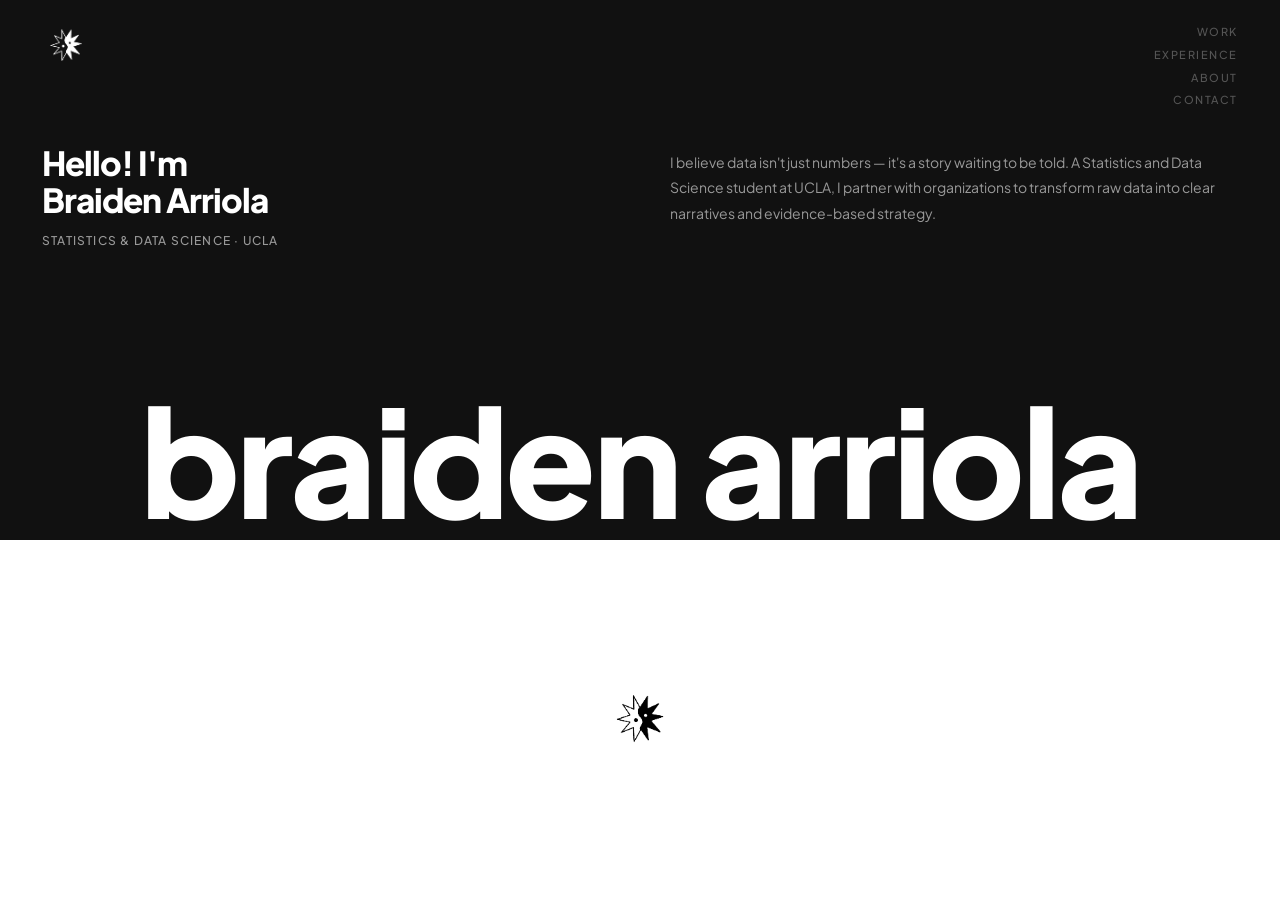
<file: index.html>
<!DOCTYPE html>
<html lang="en">
<head>
  <meta charset="UTF-8">
  <meta name="viewport" content="width=device-width, initial-scale=1.0">
  <title>Braiden K. Arriola</title>
  <link rel="stylesheet" href="css/style.css">
</head>
<body class="home-page">

  <!-- TOP: dark section — nav, greeting, giant name -->
  <div class="home-top">

    <nav class="site-nav-bar">
      <div class="nav-logo"><img src="brand_assets/symbol.png" alt="symbol"></div>
      <div class="nav-links">
        <a href="projects.html">Work</a>
        <a href="experience.html">Experience</a>
        <a href="about.html">About</a>
        <a href="contact.html">Contact</a>
      </div>
    </nav>

    <div class="home-content">
      <!-- Left: Sebastian Brooks–style greeting -->
      <div>
        <div class="home-greeting">Hello! I'm<br>Braiden Arriola</div>
        <div class="home-role">Statistics &amp; Data Science · UCLA</div>
      </div>
      <!-- Right: tagline -->
      <p class="home-desc">I believe data isn't just numbers — it's a story waiting to be told. A Statistics and Data Science student at UCLA, I partner with organizations to transform raw data into clear narratives and evidence-based strategy.</p>
    </div>

    <!-- Giant name centered at bottom of dark section -->
    <div class="home-name">braiden arriola</div>

  </div>

  <!-- BOTTOM: small white strip with lotus -->
  <div class="home-bottom">
    <div class="home-center-star"><img src="brand_assets/symbol.png" alt="symbol"></div>
  </div>

  <script src="js/transitions.js"></script>
  <script src="js/wave-text.js"></script>
</body>
</html>
</file>
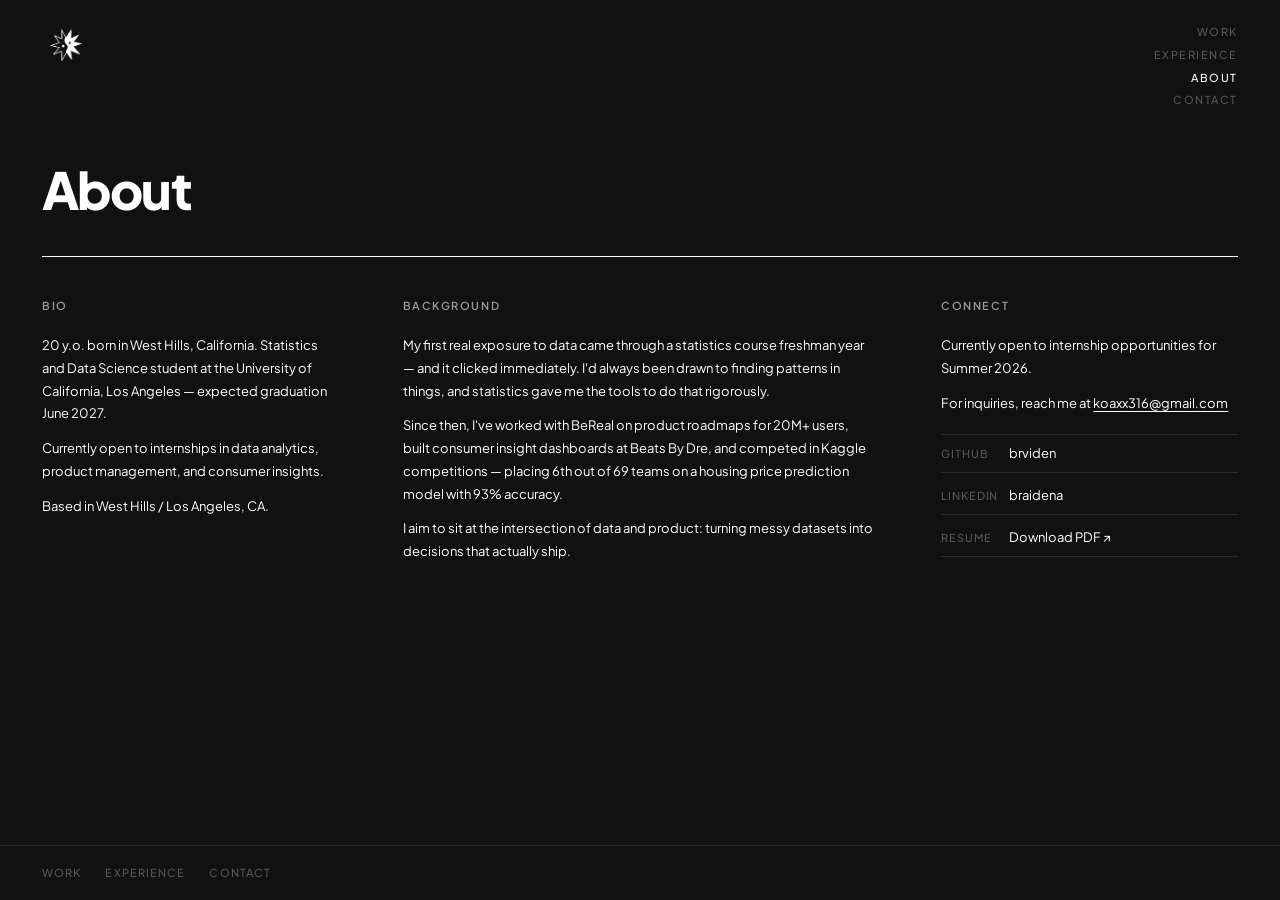
<file: about.html>
<!DOCTYPE html>
<html lang="en">
<head>
  <meta charset="UTF-8">
  <meta name="viewport" content="width=device-width, initial-scale=1.0">
  <title>About — Braiden K. Arriola</title>
  <link rel="stylesheet" href="css/style.css">
</head>
<body class="inner-page">

  <nav class="site-nav-bar">
    <div class="nav-logo"><a href="index.html"><img src="brand_assets/symbol.png" alt="symbol"></a></div>
    <div class="nav-links">
      <a href="projects.html">Work</a>
      <a href="experience.html">Experience</a>
      <a href="about.html" class="active">About</a>
      <a href="contact.html">Contact</a>
    </div>
  </nav>

  <main class="inner-main">
    <div class="page-head">
      <h1>About</h1>
    </div>

    <div class="about-grid">

      <div class="about-col">
        <div class="about-col-label">Bio</div>
        <p>20 y.o. born in West Hills, California. Statistics and Data Science student at the University of California, Los Angeles — expected graduation June 2027.</p>
        <p>Currently open to internships in data analytics, product management, and consumer insights.</p>
        <p>Based in West Hills / Los Angeles, CA.</p>
      </div>

      <div class="about-col">
        <div class="about-col-label">Background</div>
        <p>My first real exposure to data came through a statistics course freshman year — and it clicked immediately. I'd always been drawn to finding patterns in things, and statistics gave me the tools to do that rigorously.</p>
        <p>Since then, I've worked with BeReal on product roadmaps for 20M+ users, built consumer insight dashboards at Beats By Dre, and competed in Kaggle competitions — placing 6th out of 69 teams on a housing price prediction model with 93% accuracy.</p>
        <p>I aim to sit at the intersection of data and product: turning messy datasets into decisions that actually ship.</p>
      </div>

      <div class="about-col">
        <div class="about-col-label">Connect</div>
        <p>Currently open to internship opportunities for Summer 2026.</p>
        <p>For inquiries, reach me at <a href="mailto:koaxx316@gmail.com" style="text-decoration:underline; text-underline-offset:3px;">koaxx316@gmail.com</a></p>

        <div class="connect-links" style="margin-top:20px;">
          <div class="connect-item">
            <span class="connect-lbl">GitHub</span>
            <a href="https://github.com/brviden" target="_blank" class="connect-val">brviden</a>
          </div>
          <div class="connect-item">
            <span class="connect-lbl">LinkedIn</span>
            <a href="https://www.linkedin.com/in/braidena" target="_blank" class="connect-val">braidena</a>
          </div>
          <div class="connect-item">
            <span class="connect-lbl">Resume</span>
            <a href="brand_assets/Braiden Arriola Resume 2026.pdf" target="_blank" class="connect-val">Download PDF ↗</a>
          </div>
        </div>
      </div>

    </div>
  </main>

  <footer class="site-footer">
    <a href="projects.html">Work</a>
    <a href="experience.html">Experience</a>
    <a href="contact.html">Contact</a>
  </footer>

  <script src="js/transitions.js"></script>
</body>
</html>
</file>
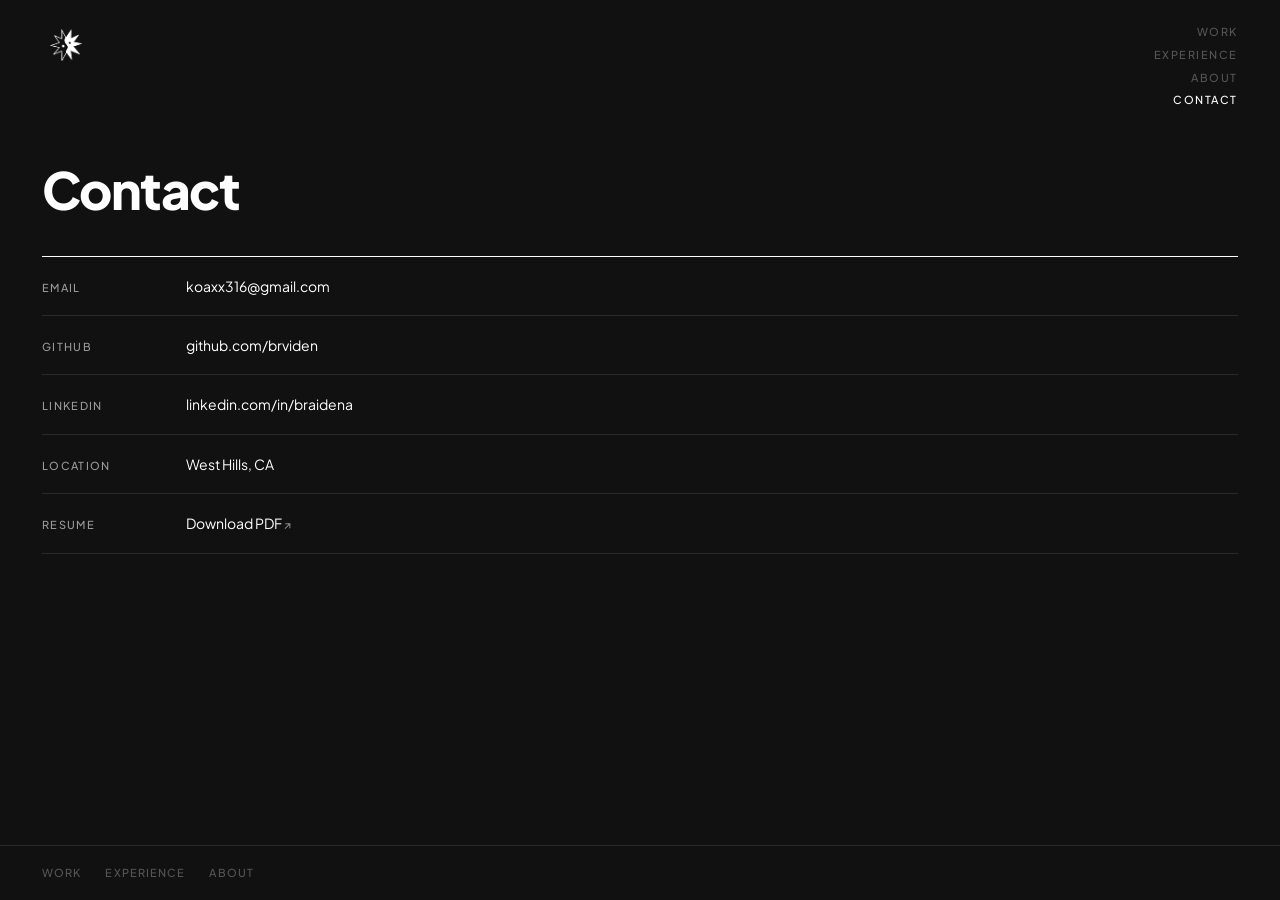
<file: contact.html>
<!DOCTYPE html>
<html lang="en">
<head>
  <meta charset="UTF-8">
  <meta name="viewport" content="width=device-width, initial-scale=1.0">
  <title>Contact — Braiden K. Arriola</title>
  <link rel="stylesheet" href="css/style.css">
</head>
<body class="inner-page">

  <nav class="site-nav-bar">
    <div class="nav-logo"><a href="index.html"><img src="brand_assets/symbol.png" alt="symbol"></a></div>
    <div class="nav-links">
      <a href="projects.html">Work</a>
      <a href="experience.html">Experience</a>
      <a href="about.html">About</a>
      <a href="contact.html" class="active">Contact</a>
    </div>
  </nav>

  <main class="inner-main">
    <div class="page-head">
      <h1>Contact</h1>
    </div>

    <div class="contact-list">
      <div class="contact-row">
        <span class="contact-label">Email</span>
        <a href="mailto:koaxx316@gmail.com" class="contact-value">koaxx316@gmail.com</a>
      </div>
      <div class="contact-row">
        <span class="contact-label">GitHub</span>
        <a href="https://github.com/brviden" target="_blank" class="contact-value">github.com/brviden</a>
      </div>
      <div class="contact-row">
        <span class="contact-label">LinkedIn</span>
        <a href="https://www.linkedin.com/in/braidena" target="_blank" class="contact-value">linkedin.com/in/braidena</a>
      </div>
      <div class="contact-row">
        <span class="contact-label">Location</span>
        <span class="contact-value">West Hills, CA</span>
      </div>
      <div class="contact-row">
        <span class="contact-label">Resume</span>
        <a href="brand_assets/Braiden Arriola Resume 2026.pdf" target="_blank" class="contact-value">
          Download PDF <span class="ext">↗</span>
        </a>
      </div>
    </div>
  </main>

  <footer class="site-footer">
    <a href="projects.html">Work</a>
    <a href="experience.html">Experience</a>
    <a href="about.html">About</a>
  </footer>

  <script src="js/transitions.js"></script>
</body>
</html>
</file>
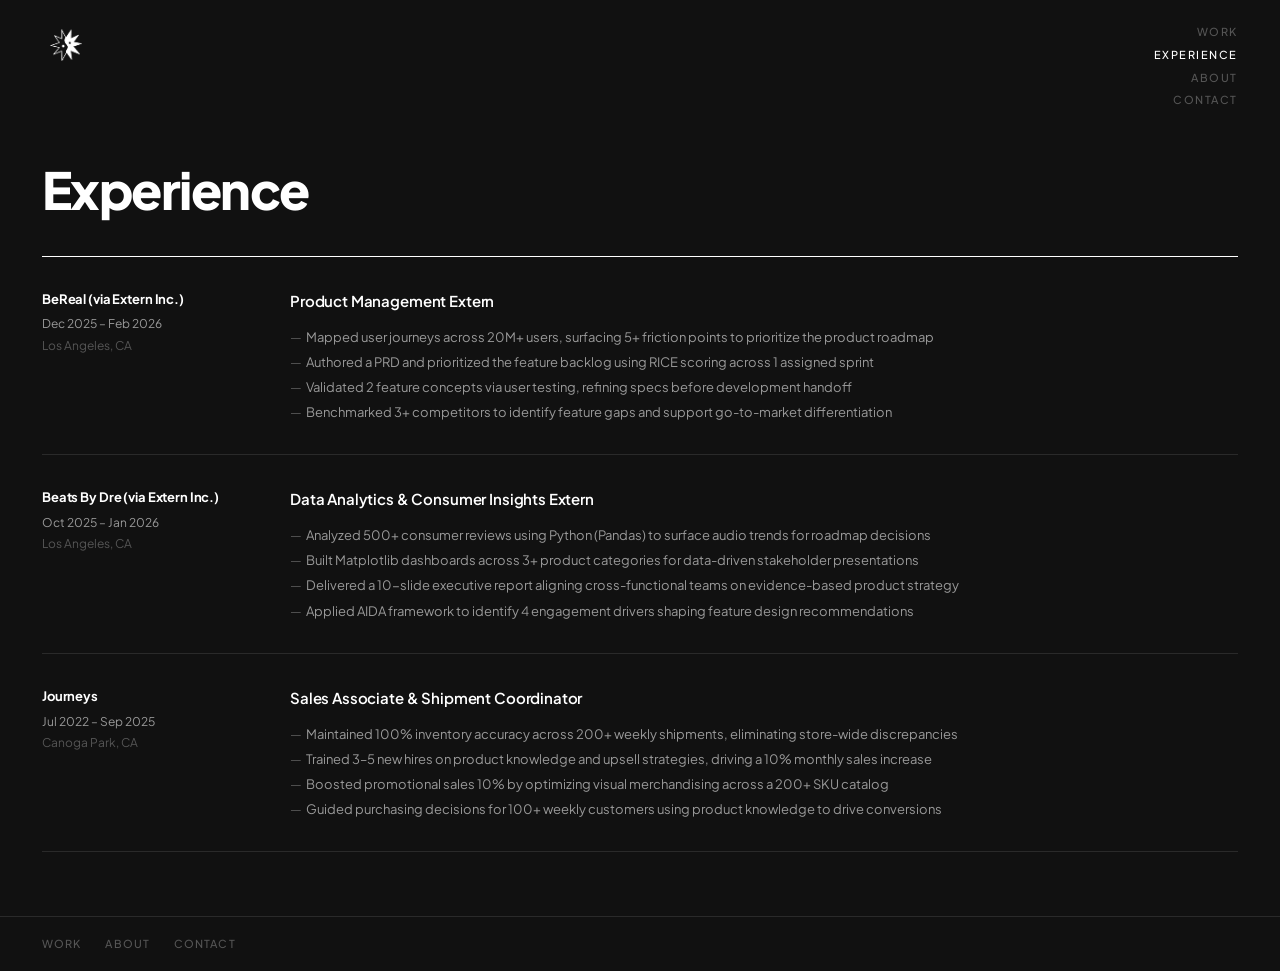
<file: experience.html>
<!DOCTYPE html>
<html lang="en">
<head>
  <meta charset="UTF-8">
  <meta name="viewport" content="width=device-width, initial-scale=1.0">
  <title>Experience — Braiden K. Arriola</title>
  <link rel="stylesheet" href="css/style.css">
</head>
<body class="inner-page">

  <nav class="site-nav-bar">
    <div class="nav-logo"><a href="index.html"><img src="brand_assets/symbol.png" alt="symbol"></a></div>
    <div class="nav-links">
      <a href="projects.html">Work</a>
      <a href="experience.html" class="active">Experience</a>
      <a href="about.html">About</a>
      <a href="contact.html">Contact</a>
    </div>
  </nav>

  <main class="inner-main">
    <div class="page-head">
      <h1>Experience</h1>
    </div>

    <div class="exp-list">

      <div class="exp-row">
        <div class="exp-left">
          <span class="exp-company">BeReal (via Extern Inc.)</span>
          <span class="exp-dates">Dec 2025 – Feb 2026</span>
          <span class="exp-location">Los Angeles, CA</span>
        </div>
        <div class="exp-right">
          <span class="exp-role">Product Management Extern</span>
          <ul class="exp-bullets">
            <li>Mapped user journeys across 20M+ users, surfacing 5+ friction points to prioritize the product roadmap</li>
            <li>Authored a PRD and prioritized the feature backlog using RICE scoring across 1 assigned sprint</li>
            <li>Validated 2 feature concepts via user testing, refining specs before development handoff</li>
            <li>Benchmarked 3+ competitors to identify feature gaps and support go-to-market differentiation</li>
          </ul>
        </div>
      </div>

      <div class="exp-row">
        <div class="exp-left">
          <span class="exp-company">Beats By Dre (via Extern Inc.)</span>
          <span class="exp-dates">Oct 2025 – Jan 2026</span>
          <span class="exp-location">Los Angeles, CA</span>
        </div>
        <div class="exp-right">
          <span class="exp-role">Data Analytics &amp; Consumer Insights Extern</span>
          <ul class="exp-bullets">
            <li>Analyzed 500+ consumer reviews using Python (Pandas) to surface audio trends for roadmap decisions</li>
            <li>Built Matplotlib dashboards across 3+ product categories for data-driven stakeholder presentations</li>
            <li>Delivered a 10-slide executive report aligning cross-functional teams on evidence-based product strategy</li>
            <li>Applied AIDA framework to identify 4 engagement drivers shaping feature design recommendations</li>
          </ul>
        </div>
      </div>

      <div class="exp-row">
        <div class="exp-left">
          <span class="exp-company">Journeys</span>
          <span class="exp-dates">Jul 2022 – Sep 2025</span>
          <span class="exp-location">Canoga Park, CA</span>
        </div>
        <div class="exp-right">
          <span class="exp-role">Sales Associate &amp; Shipment Coordinator</span>
          <ul class="exp-bullets">
            <li>Maintained 100% inventory accuracy across 200+ weekly shipments, eliminating store-wide discrepancies</li>
            <li>Trained 3–5 new hires on product knowledge and upsell strategies, driving a 10% monthly sales increase</li>
            <li>Boosted promotional sales 10% by optimizing visual merchandising across a 200+ SKU catalog</li>
            <li>Guided purchasing decisions for 100+ weekly customers using product knowledge to drive conversions</li>
          </ul>
        </div>
      </div>

    </div>
  </main>

  <footer class="site-footer">
    <a href="projects.html">Work</a>
    <a href="about.html">About</a>
    <a href="contact.html">Contact</a>
  </footer>

  <script src="js/transitions.js"></script>
</body>
</html>
</file>
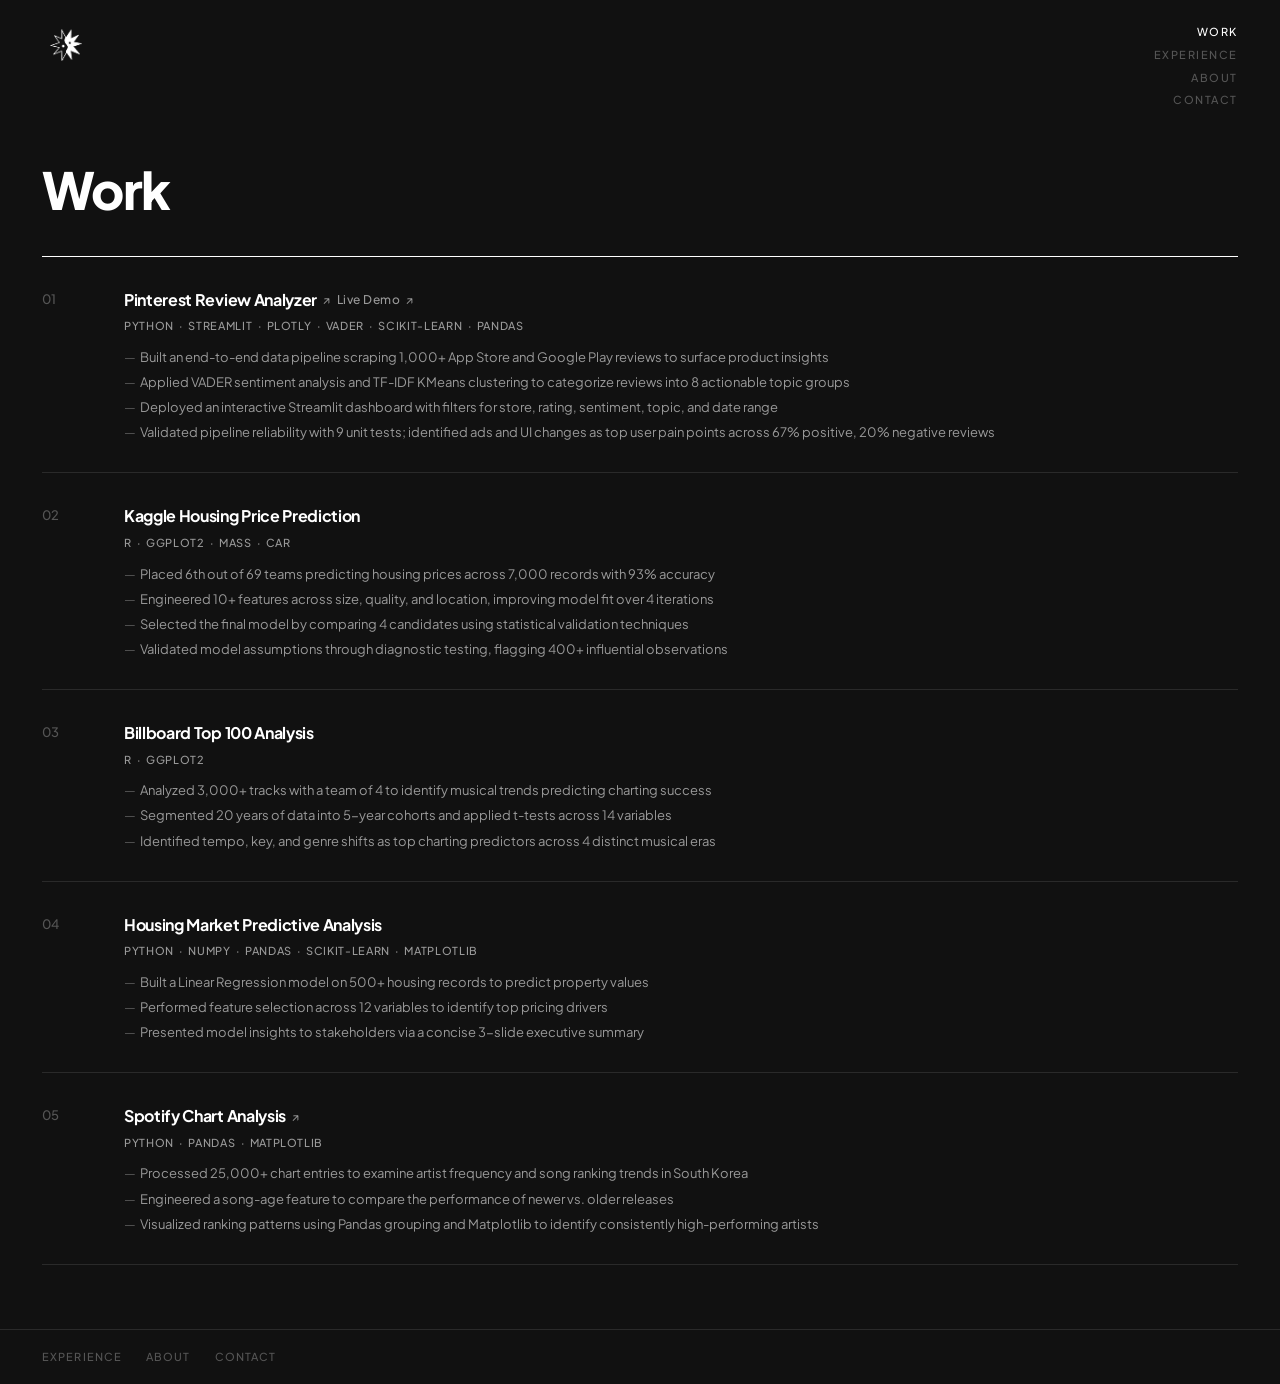
<file: projects.html>
<!DOCTYPE html>
<html lang="en">
<head>
  <meta charset="UTF-8">
  <meta name="viewport" content="width=device-width, initial-scale=1.0">
  <title>Work — Braiden K. Arriola</title>
  <link rel="stylesheet" href="css/style.css">
</head>
<body class="inner-page">

  <nav class="site-nav-bar">
    <div class="nav-logo"><a href="index.html"><img src="brand_assets/symbol.png" alt="symbol"></a></div>
    <div class="nav-links">
      <a href="projects.html" class="active">Work</a>
      <a href="experience.html">Experience</a>
      <a href="about.html">About</a>
      <a href="contact.html">Contact</a>
    </div>
  </nav>

  <main class="inner-main">
    <div class="page-head">
      <h1>Work</h1>
    </div>

    <div class="work-list">

      <div class="work-row">
        <div class="work-num">01</div>
        <div class="work-body">
          <div class="work-name">
            <a href="https://github.com/brviden/Pinterest-Review-Analyzer" target="_blank">
              Pinterest Review Analyzer <span class="ext">↗</span>
            </a>
            <a href="https://pinterest-review-analyzer.streamlit.app" target="_blank" class="work-demo">Live Demo <span class="ext">↗</span></a>
          </div>
          <div class="work-tags">Python &nbsp;·&nbsp; Streamlit &nbsp;·&nbsp; Plotly &nbsp;·&nbsp; VADER &nbsp;·&nbsp; scikit-learn &nbsp;·&nbsp; pandas</div>
          <ul class="work-bullets">
            <li>Built an end-to-end data pipeline scraping 1,000+ App Store and Google Play reviews to surface product insights</li>
            <li>Applied VADER sentiment analysis and TF-IDF KMeans clustering to categorize reviews into 8 actionable topic groups</li>
            <li>Deployed an interactive Streamlit dashboard with filters for store, rating, sentiment, topic, and date range</li>
            <li>Validated pipeline reliability with 9 unit tests; identified ads and UI changes as top user pain points across 67% positive, 20% negative reviews</li>
          </ul>
        </div>
      </div>

      <div class="work-row">
        <div class="work-num">02</div>
        <div class="work-body">
          <div class="work-name">Kaggle Housing Price Prediction</div>
          <div class="work-tags">R &nbsp;·&nbsp; ggplot2 &nbsp;·&nbsp; MASS &nbsp;·&nbsp; car</div>
          <ul class="work-bullets">
            <li>Placed 6th out of 69 teams predicting housing prices across 7,000 records with 93% accuracy</li>
            <li>Engineered 10+ features across size, quality, and location, improving model fit over 4 iterations</li>
            <li>Selected the final model by comparing 4 candidates using statistical validation techniques</li>
            <li>Validated model assumptions through diagnostic testing, flagging 400+ influential observations</li>
          </ul>
        </div>
      </div>

      <div class="work-row">
        <div class="work-num">03</div>
        <div class="work-body">
          <div class="work-name">Billboard Top 100 Analysis</div>
          <div class="work-tags">R &nbsp;·&nbsp; ggplot2</div>
          <ul class="work-bullets">
            <li>Analyzed 3,000+ tracks with a team of 4 to identify musical trends predicting charting success</li>
            <li>Segmented 20 years of data into 5-year cohorts and applied t-tests across 14 variables</li>
            <li>Identified tempo, key, and genre shifts as top charting predictors across 4 distinct musical eras</li>
          </ul>
        </div>
      </div>

      <div class="work-row">
        <div class="work-num">04</div>
        <div class="work-body">
          <div class="work-name">Housing Market Predictive Analysis</div>
          <div class="work-tags">Python &nbsp;·&nbsp; NumPy &nbsp;·&nbsp; Pandas &nbsp;·&nbsp; Scikit-Learn &nbsp;·&nbsp; Matplotlib</div>
          <ul class="work-bullets">
            <li>Built a Linear Regression model on 500+ housing records to predict property values</li>
            <li>Performed feature selection across 12 variables to identify top pricing drivers</li>
            <li>Presented model insights to stakeholders via a concise 3-slide executive summary</li>
          </ul>
        </div>
      </div>

      <div class="work-row">
        <div class="work-num">05</div>
        <div class="work-body">
          <div class="work-name">
            <a href="https://github.com/brviden/Spotify-Chart-Analysis" target="_blank">
              Spotify Chart Analysis <span class="ext">↗</span>
            </a>
          </div>
          <div class="work-tags">Python &nbsp;·&nbsp; Pandas &nbsp;·&nbsp; Matplotlib</div>
          <ul class="work-bullets">
            <li>Processed 25,000+ chart entries to examine artist frequency and song ranking trends in South Korea</li>
            <li>Engineered a song-age feature to compare the performance of newer vs. older releases</li>
            <li>Visualized ranking patterns using Pandas grouping and Matplotlib to identify consistently high-performing artists</li>
          </ul>
        </div>
      </div>

    </div>
  </main>

  <footer class="site-footer">
    <a href="experience.html">Experience</a>
    <a href="about.html">About</a>
    <a href="contact.html">Contact</a>
  </footer>

  <script src="js/transitions.js"></script>
</body>
</html>
</file>
<file: css/style.css>
@import url('https://fonts.googleapis.com/css2?family=Plus+Jakarta+Sans:ital,wght@0,300;0,400;0,500;0,600;0,700;0,800;1,400&display=swap');

/* ============================================
   RESET
   ============================================ */
*, *::before, *::after { margin: 0; padding: 0; box-sizing: border-box; }

:root {
  --bg:  #111111;
  --fg:  #ffffff;
  --mid: #999999;
  --dim: #555555;
  --rule: #2a2a2a;
}

html, body {
  min-height: 100%;
  background: var(--bg);
  color: var(--fg);
  -webkit-font-smoothing: antialiased;
}

body {
  font-family: 'Plus Jakarta Sans', system-ui, -apple-system, sans-serif;
  font-size: 14px;
  line-height: 1.6;
  opacity: 0;
  transition: opacity 0.12s ease;
}
body.visible { opacity: 1; }

a { color: inherit; text-decoration: none; }

/* ============================================
   SHARED NAV BAR
   ============================================ */
.site-nav-bar {
  display: flex;
  justify-content: space-between;
  align-items: flex-start;
  padding: 22px 42px;
  position: relative;
  z-index: 10;
}

.nav-logo {
  line-height: 1;
  cursor: pointer;
}
.nav-logo a { color: inherit; display: flex; }
.nav-logo img {
  width: 48px;
  height: 48px;
  filter: invert(1);
  mix-blend-mode: screen;
  display: block;
}

/* Vertical stacked nav on the right — matches reference */
.nav-links {
  display: flex;
  flex-direction: column;
  align-items: flex-end;
  gap: 3px;
}

.nav-links a {
  font-size: 11px;
  font-weight: 500;
  letter-spacing: 0.14em;
  text-transform: uppercase;
  color: var(--dim);
  transition: color 0.2s;
  line-height: 1.8;
}

.nav-links a:hover,
.nav-links a.active {
  color: var(--fg);
}

/* ============================================
   HOME PAGE
   ============================================ */
.home-page {
  display: flex;
  flex-direction: column;
  height: 100vh;
  overflow: hidden;
}

/* Top section: dark — exactly 60vh so name center lands near 50vh */
.home-top {
  flex: 0 0 60vh;
  display: flex;
  flex-direction: column;
  overflow: hidden;
}

.home-content {
  display: grid;
  grid-template-columns: 1fr 1fr;
  gap: 60px;
  padding: 12px 42px 0;
  flex: 1;
  align-content: start;
}

/* Left col — Sebastian Brooks greeting style */
.home-greeting {
  font-size: clamp(26px, 2.6vw, 38px);
  font-weight: 800;
  line-height: 1.1;
  letter-spacing: -0.03em;
  color: var(--fg);
  margin-bottom: 14px;
}

.home-role {
  font-size: 12px;
  font-weight: 500;
  letter-spacing: 0.1em;
  text-transform: uppercase;
  color: var(--mid);
  margin-bottom: 20px;
}

.home-actions {
  display: flex;
  gap: 20px;
}

.home-actions a {
  font-size: 12px;
  font-weight: 600;
  color: var(--fg);
  border-bottom: 1px solid var(--dim);
  padding-bottom: 2px;
  transition: border-color 0.2s;
}

.home-actions a:hover { border-color: var(--fg); }

/* Right col — tagline paragraph */
.home-desc {
  font-size: 14px;
  font-weight: 400;
  line-height: 1.8;
  color: var(--mid);
  padding-top: 6px;
}

/* Giant name — centered, bottom of dark section */
.home-name {
  color: var(--fg);
  font-weight: 800;
  letter-spacing: -0.025em;
  line-height: 0.88;
  white-space: nowrap;
  text-align: center;
  width: 100%;
  padding: 0 42px 16px;
  margin-top: auto;
}

.wave-char {
  display: inline-block;
  transition: transform 0.25s cubic-bezier(0.34, 1.56, 0.64, 1);
}

.wave-char.wave-active {
  transform: translateY(-0.12em) scale(1.15);
}

/* Bottom strip: white — takes remaining 40vh */
.home-bottom {
  flex: 1;
  background: #ffffff;
  display: flex;
  align-items: center;
  justify-content: center;
}

.home-center-star {
  line-height: 1;
}
.home-center-star img {
  width: 72px;
  height: 72px;
  display: block;
}

/* ============================================
   INNER PAGE SHELL
   ============================================ */
.inner-page {
  min-height: 100vh;
  display: flex;
  flex-direction: column;
}

.inner-main {
  flex: 1;
  padding: 32px 42px 64px;
}

/* Page heading */
.page-head {
  margin-bottom: 40px;
}

.page-head h1 {
  font-size: clamp(36px, 4vw, 54px);
  font-weight: 800;
  letter-spacing: -0.03em;
  line-height: 1;
  display: inline-flex;
  align-items: baseline;
  gap: 10px;
}

.page-head-sup {
  font-size: 13px;
  font-weight: 400;
  color: var(--mid);
  letter-spacing: 0.04em;
}

/* Site footer */
.site-footer {
  padding: 18px 42px;
  border-top: 1px solid var(--rule);
  display: flex;
  gap: 24px;
}

.site-footer a {
  font-size: 11px;
  font-weight: 500;
  letter-spacing: 0.1em;
  text-transform: uppercase;
  color: var(--dim);
  transition: color 0.2s;
}

.site-footer a:hover { color: var(--fg); }

/* ============================================
   PROJECTS / WORK PAGE
   ============================================ */
.work-list {
  border-top: 1px solid var(--fg);
}

.work-row {
  display: grid;
  grid-template-columns: 54px 1fr;
  gap: 28px;
  padding: 30px 0;
  border-bottom: 1px solid var(--rule);
}

.work-num {
  font-size: 13px;
  font-weight: 500;
  color: var(--dim);
  padding-top: 2px;
}

.work-body {}

.work-name {
  font-size: 16px;
  font-weight: 700;
  letter-spacing: -0.02em;
  margin-bottom: 5px;
  display: flex;
  align-items: center;
  gap: 6px;
}

.work-name a { display: flex; align-items: center; gap: 6px; }
.work-name .ext { font-size: 12px; color: var(--mid); font-weight: 400; }
.work-demo { font-size: 12px; font-weight: 500; color: var(--mid); letter-spacing: 0.04em; }

.work-tags {
  font-size: 11px;
  font-weight: 500;
  color: var(--mid);
  letter-spacing: 0.06em;
  text-transform: uppercase;
  margin-bottom: 12px;
}

.work-bullets {
  list-style: none;
  display: flex;
  flex-direction: column;
  gap: 5px;
}

.work-bullets li {
  font-size: 13px;
  color: var(--mid);
  line-height: 1.55;
  padding-left: 16px;
  position: relative;
}

.work-bullets li::before {
  content: '—';
  position: absolute;
  left: 0;
  color: var(--dim);
}

/* ============================================
   EXPERIENCE PAGE
   ============================================ */
.exp-list {
  border-top: 1px solid var(--fg);
}

.exp-row {
  display: grid;
  grid-template-columns: 200px 1fr;
  gap: 48px;
  padding: 32px 0;
  border-bottom: 1px solid var(--rule);
}

.exp-left {}

.exp-company {
  display: block;
  font-size: 13px;
  font-weight: 700;
  letter-spacing: -0.01em;
  margin-bottom: 5px;
}

.exp-dates {
  display: block;
  font-size: 12px;
  color: var(--mid);
  margin-bottom: 2px;
}

.exp-location {
  display: block;
  font-size: 12px;
  color: var(--dim);
}

.exp-right {}

.exp-role {
  display: block;
  font-size: 15px;
  font-weight: 600;
  letter-spacing: -0.01em;
  margin-bottom: 14px;
}

.exp-bullets {
  list-style: none;
  display: flex;
  flex-direction: column;
  gap: 5px;
}

.exp-bullets li {
  font-size: 13px;
  color: var(--mid);
  line-height: 1.55;
  padding-left: 16px;
  position: relative;
}

.exp-bullets li::before {
  content: '—';
  position: absolute;
  left: 0;
  color: var(--dim);
}

/* ============================================
   ABOUT PAGE
   ============================================ */
.about-grid {
  display: grid;
  grid-template-columns: 1fr 1.6fr 1fr;
  gap: 64px;
  border-top: 1px solid var(--fg);
  padding-top: 40px;
}

.about-col-label {
  font-size: 11px;
  font-weight: 600;
  letter-spacing: 0.14em;
  text-transform: uppercase;
  color: var(--mid);
  margin-bottom: 20px;
}

.about-col p {
  font-size: 13px;
  line-height: 1.75;
  color: var(--fg);
  margin-bottom: 12px;
}

.about-col p:last-child { margin-bottom: 0; }

.connect-links {
  display: flex;
  flex-direction: column;
  gap: 4px;
  margin-top: 4px;
}

.connect-item {
  display: flex;
  align-items: center;
  gap: 8px;
  padding: 8px 0;
  border-bottom: 1px solid var(--rule);
}

.connect-item:first-child { border-top: 1px solid var(--rule); }

.connect-lbl {
  font-size: 11px;
  font-weight: 500;
  letter-spacing: 0.08em;
  text-transform: uppercase;
  color: var(--dim);
  min-width: 60px;
}

.connect-val {
  font-size: 13px;
  color: var(--fg);
  transition: color 0.2s;
}

.connect-val:hover { color: var(--mid); }

/* ============================================
   CONTACT PAGE
   ============================================ */
.contact-list {
  border-top: 1px solid var(--fg);
}

.contact-row {
  display: grid;
  grid-template-columns: 120px 1fr;
  gap: 24px;
  padding: 18px 0;
  border-bottom: 1px solid var(--rule);
  align-items: baseline;
}

.contact-label {
  font-size: 11px;
  font-weight: 500;
  letter-spacing: 0.12em;
  text-transform: uppercase;
  color: var(--mid);
}

.contact-value {
  font-size: 14px;
  color: var(--fg);
  transition: color 0.2s;
}

.contact-value:hover { color: var(--mid); }

.contact-value .ext {
  font-size: 12px;
  color: var(--mid);
}

/* ============================================
   RESPONSIVE
   ============================================ */
@media (max-width: 768px) {
  .site-nav-bar { padding: 18px 24px; }
  .nav-links { gap: 16px; }

  .home-page { height: auto; overflow: visible; }
  .home-top { flex: 0 0 auto; min-height: 75vh; overflow: visible; }

  .home-content {
    grid-template-columns: 1fr;
    gap: 24px;
    padding: 24px 24px 36px;
  }

  .home-name { padding: 0 24px 16px; }


  .inner-main { padding: 24px 24px 48px; }
  .site-footer { padding: 16px 24px; }

  .exp-row { grid-template-columns: 1fr; gap: 12px; }
  .about-grid { grid-template-columns: 1fr; gap: 40px; }

  .work-row { grid-template-columns: 40px 1fr; gap: 16px; }
}
</file>
